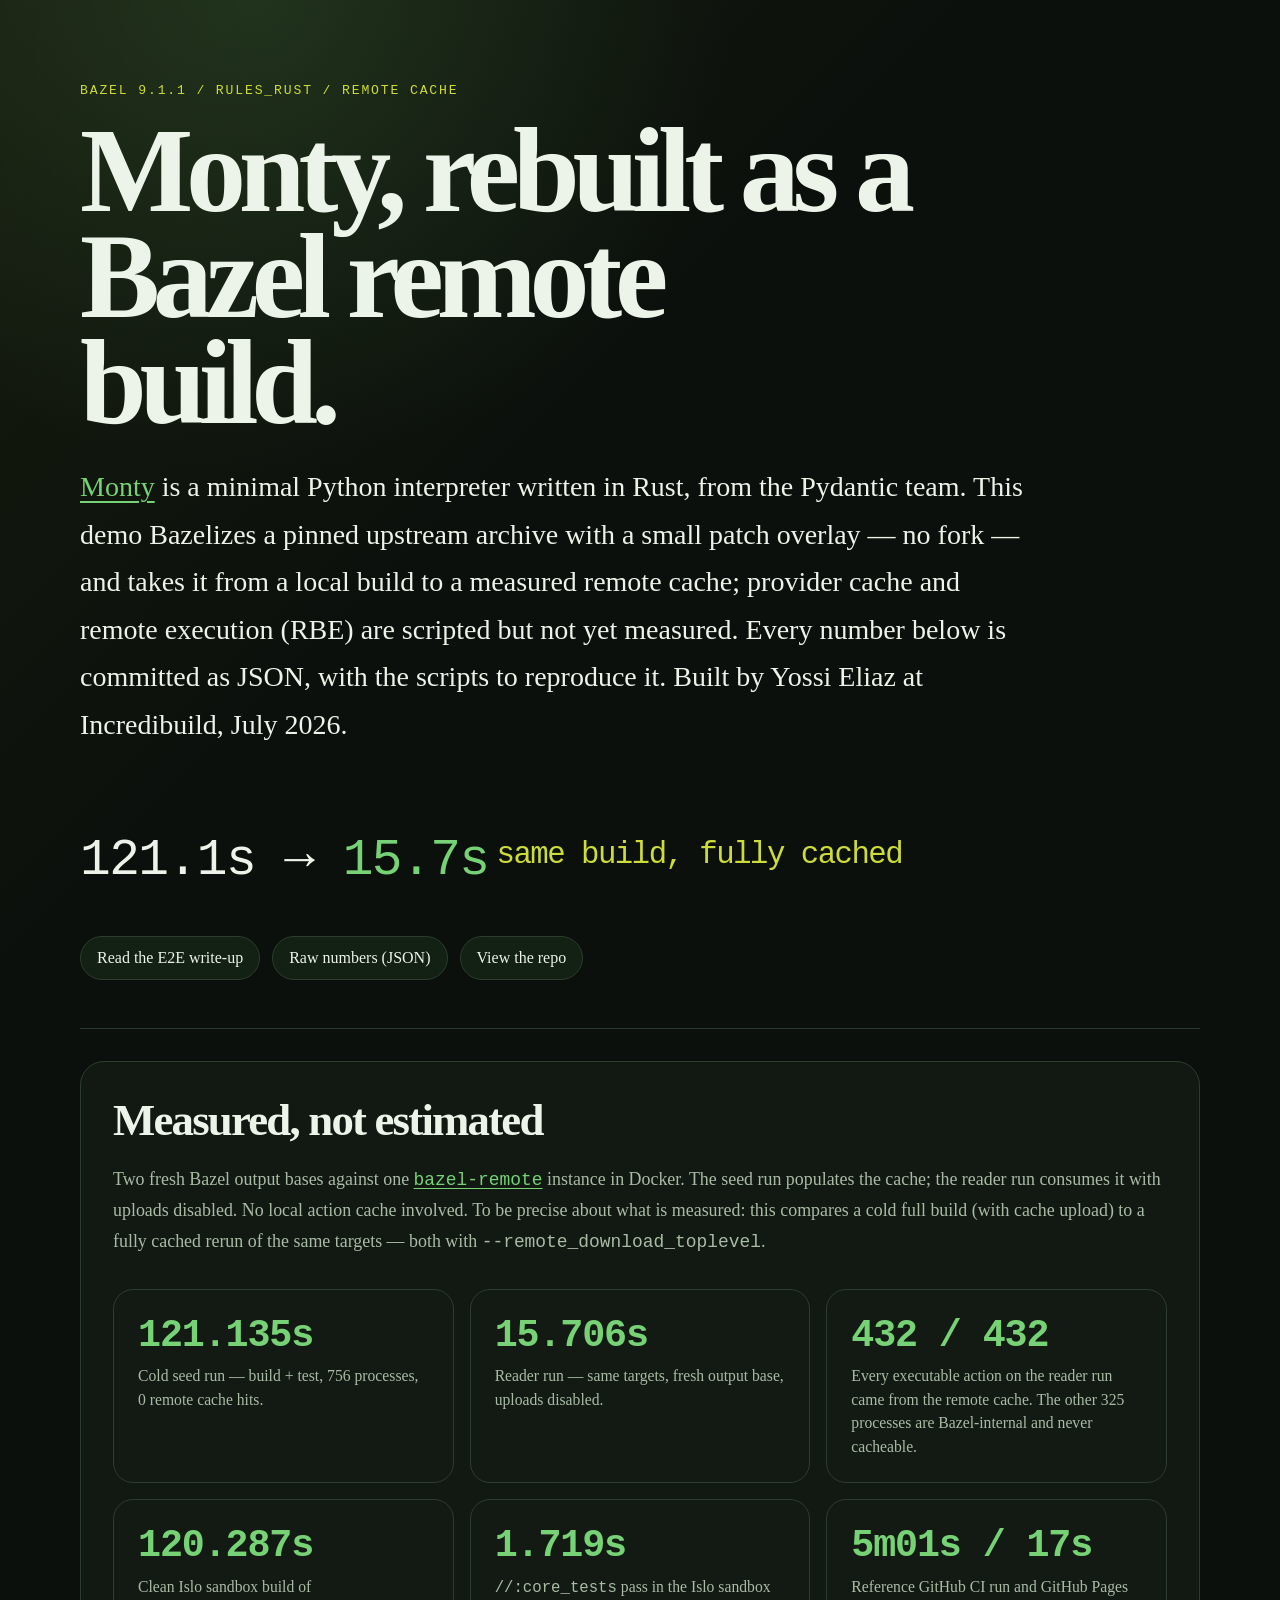
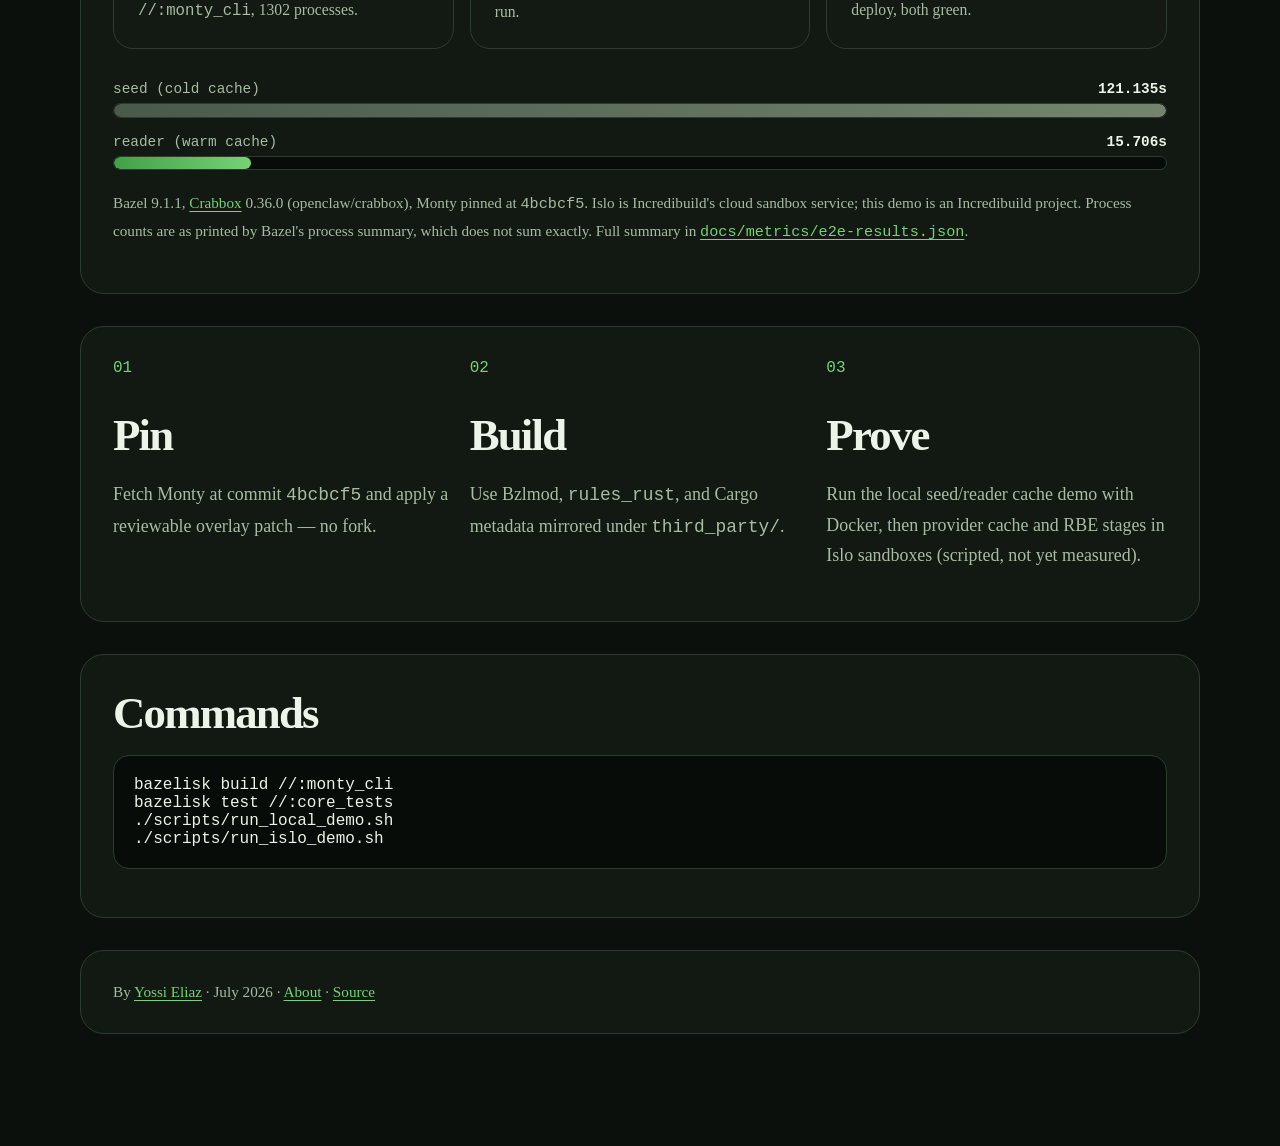
<file: docs/index.html>
<!DOCTYPE html>
<html lang="en">
  <head>
    <meta charset="utf-8">
    <meta name="viewport" content="width=device-width, initial-scale=1">
    <title>Bazel remote cache demo for pydantic/monty · Yossi Eliaz</title>
    <meta
      name="description"
      content="Demo: Bazel 9 builds a pinned pydantic/monty snapshot with no fork. Measured remote cache: 121.1s cold, 15.7s fully cached, 432/432 actions from cache."
    >
    <meta name="author" content="Yossi Eliaz">
    <link rel="canonical" href="https://zozo123.github.io/bazel-monty/">
    <link rel="icon" href="./favicon.svg" type="image/svg+xml">
    <meta property="og:type" content="website">
    <meta property="og:title" content="Monty, rebuilt as a Bazel remote build. No fork.">
    <meta property="og:description" content="121.1s cold build, 15.7s fully cached — all 432 executable actions served from the remote cache. Measured, committed as JSON, reproducible with Docker.">
    <meta property="og:url" content="https://zozo123.github.io/bazel-monty/">
    <meta property="og:image" content="https://zozo123.github.io/bazel-monty/og-image.png">
    <meta property="og:image:width" content="1200">
    <meta property="og:image:height" content="630">
    <meta property="og:image:alt" content="Monty, rebuilt as a Bazel remote build. No fork. 121.1s cold, 15.7s fully cached. Yossi Eliaz.">
    <meta name="twitter:card" content="summary_large_image">
    <link rel="stylesheet" href="./style.css">
    <script type="application/ld+json">
      {
        "@context": "https://schema.org",
        "@type": "SoftwareSourceCode",
        "name": "Bazel Monty demo",
        "description": "Demo: Bazel 9 builds a pinned pydantic/monty snapshot with no fork; measured remote cache 121.1s cold vs 15.7s fully cached.",
        "url": "https://zozo123.github.io/bazel-monty/",
        "codeRepository": "https://github.com/zozo123/bazel-monty",
        "isBasedOn": "https://github.com/pydantic/monty",
        "image": "https://zozo123.github.io/bazel-monty/og-image.png",
        "datePublished": "2026-07-08",
        "author": {
          "@id": "https://yossieliaz.netlify.app/#person",
          "@type": "Person",
          "name": "Yossi Eliaz",
          "url": "https://yossieliaz.netlify.app/",
          "sameAs": ["https://github.com/zozo123", "https://www.linkedin.com/in/yossi-eliaz/"]
        }
      }
    </script>
  </head>
  <body>
    <main class="shell">
      <section class="hero">
        <p class="kicker">Bazel 9.1.1 / rules_rust / Remote Cache</p>
        <h1>Monty, rebuilt as a Bazel remote build.</h1>
        <p class="lede">
          <a href="https://github.com/pydantic/monty">Monty</a> is a minimal
          Python interpreter written in Rust, from the Pydantic team. This demo
          Bazelizes a pinned upstream archive with a small patch overlay — no
          fork — and takes it from a local build to a measured remote cache;
          provider cache and remote execution (RBE) are scripted but not yet
          measured. Every number below is committed as JSON, with the scripts
          to reproduce it. Built by Yossi Eliaz at Incredibuild, July 2026.
        </p>
        <p class="headline-metric">
          121.1s → <span class="fast">15.7s</span><span class="factor">same build, fully cached</span>
        </p>
        <div class="actions">
          <a href="./blog/bazel-monty.html">Read the E2E write-up</a>
          <a href="./metrics/e2e-results.json">Raw numbers (JSON)</a>
          <a href="https://github.com/zozo123/bazel-monty">View the repo</a>
        </div>
      </section>

      <section class="panel">
        <h2>Measured, not estimated</h2>
        <p>
          Two fresh Bazel output bases against one
          <a href="https://github.com/buchgr/bazel-remote"><code>bazel-remote</code></a>
          instance in Docker. The seed run populates the cache; the reader run
          consumes it with uploads disabled. No local action cache involved.
          To be precise about what is measured: this compares a cold full build
          (with cache upload) to a fully cached rerun of the same targets —
          both with <code>--remote_download_toplevel</code>.
        </p>
        <div class="stats">
          <article class="stat">
            <b>121.135s</b>
            <span>Cold seed run — build + test, 756 processes, 0 remote cache hits.</span>
          </article>
          <article class="stat">
            <b>15.706s</b>
            <span>Reader run — same targets, fresh output base, uploads disabled.</span>
          </article>
          <article class="stat">
            <b>432 / 432</b>
            <span>Every executable action on the reader run came from the remote cache. The other 325 processes are Bazel-internal and never cacheable.</span>
          </article>
          <article class="stat">
            <b>120.287s</b>
            <span>Clean Islo sandbox build of <code>//:monty_cli</code>, 1302 processes.</span>
          </article>
          <article class="stat">
            <b>1.719s</b>
            <span><code>//:core_tests</code> pass in the Islo sandbox run.</span>
          </article>
          <article class="stat">
            <b>5m01s / 17s</b>
            <span>Reference GitHub CI run and GitHub Pages deploy, both green.</span>
          </article>
        </div>
        <div class="bars">
          <div class="bar-row">
            <div class="bar-label"><span>seed (cold cache)</span><b>121.135s</b></div>
            <div class="bar-track"><div class="bar-fill cold"></div></div>
          </div>
          <div class="bar-row">
            <div class="bar-label"><span>reader (warm cache)</span><b>15.706s</b></div>
            <div class="bar-track"><div class="bar-fill warm"></div></div>
          </div>
        </div>
        <p class="fineprint">
          Bazel 9.1.1, <a href="https://github.com/openclaw/crabbox">Crabbox</a>
          0.36.0 (openclaw/crabbox), Monty pinned at <code>4bcbcf5</code>.
          Islo is Incredibuild's cloud sandbox service; this demo is an
          Incredibuild project. Process counts are as printed by Bazel's
          process summary, which does not sum exactly. Full summary in
          <a href="./metrics/e2e-results.json"><code>docs/metrics/e2e-results.json</code></a>.
        </p>
      </section>

      <section class="panel grid">
        <article>
          <span class="number">01</span>
          <h2>Pin</h2>
          <p>Fetch Monty at commit <code>4bcbcf5</code> and apply a reviewable overlay patch — no fork.</p>
        </article>
        <article>
          <span class="number">02</span>
          <h2>Build</h2>
          <p>Use Bzlmod, <code>rules_rust</code>, and Cargo metadata mirrored under <code>third_party/</code>.</p>
        </article>
        <article>
          <span class="number">03</span>
          <h2>Prove</h2>
          <p>Run the local seed/reader cache demo with Docker, then provider cache and RBE stages in Islo sandboxes (scripted, not yet measured).</p>
        </article>
      </section>

      <section class="panel">
        <h2>Commands</h2>
        <pre><code>bazelisk build //:monty_cli
bazelisk test //:core_tests
./scripts/run_local_demo.sh
./scripts/run_islo_demo.sh</code></pre>
      </section>

      <footer class="panel fineprint">
        By <a href="https://zozo123.github.io/">Yossi Eliaz</a> ·
        <time datetime="2026-07-08">July 2026</time> ·
        <a href="https://yossieliaz.netlify.app/">About</a> ·
        <a href="https://github.com/zozo123/bazel-monty">Source</a>
      </footer>
    </main>
  </body>
</html>
</file>
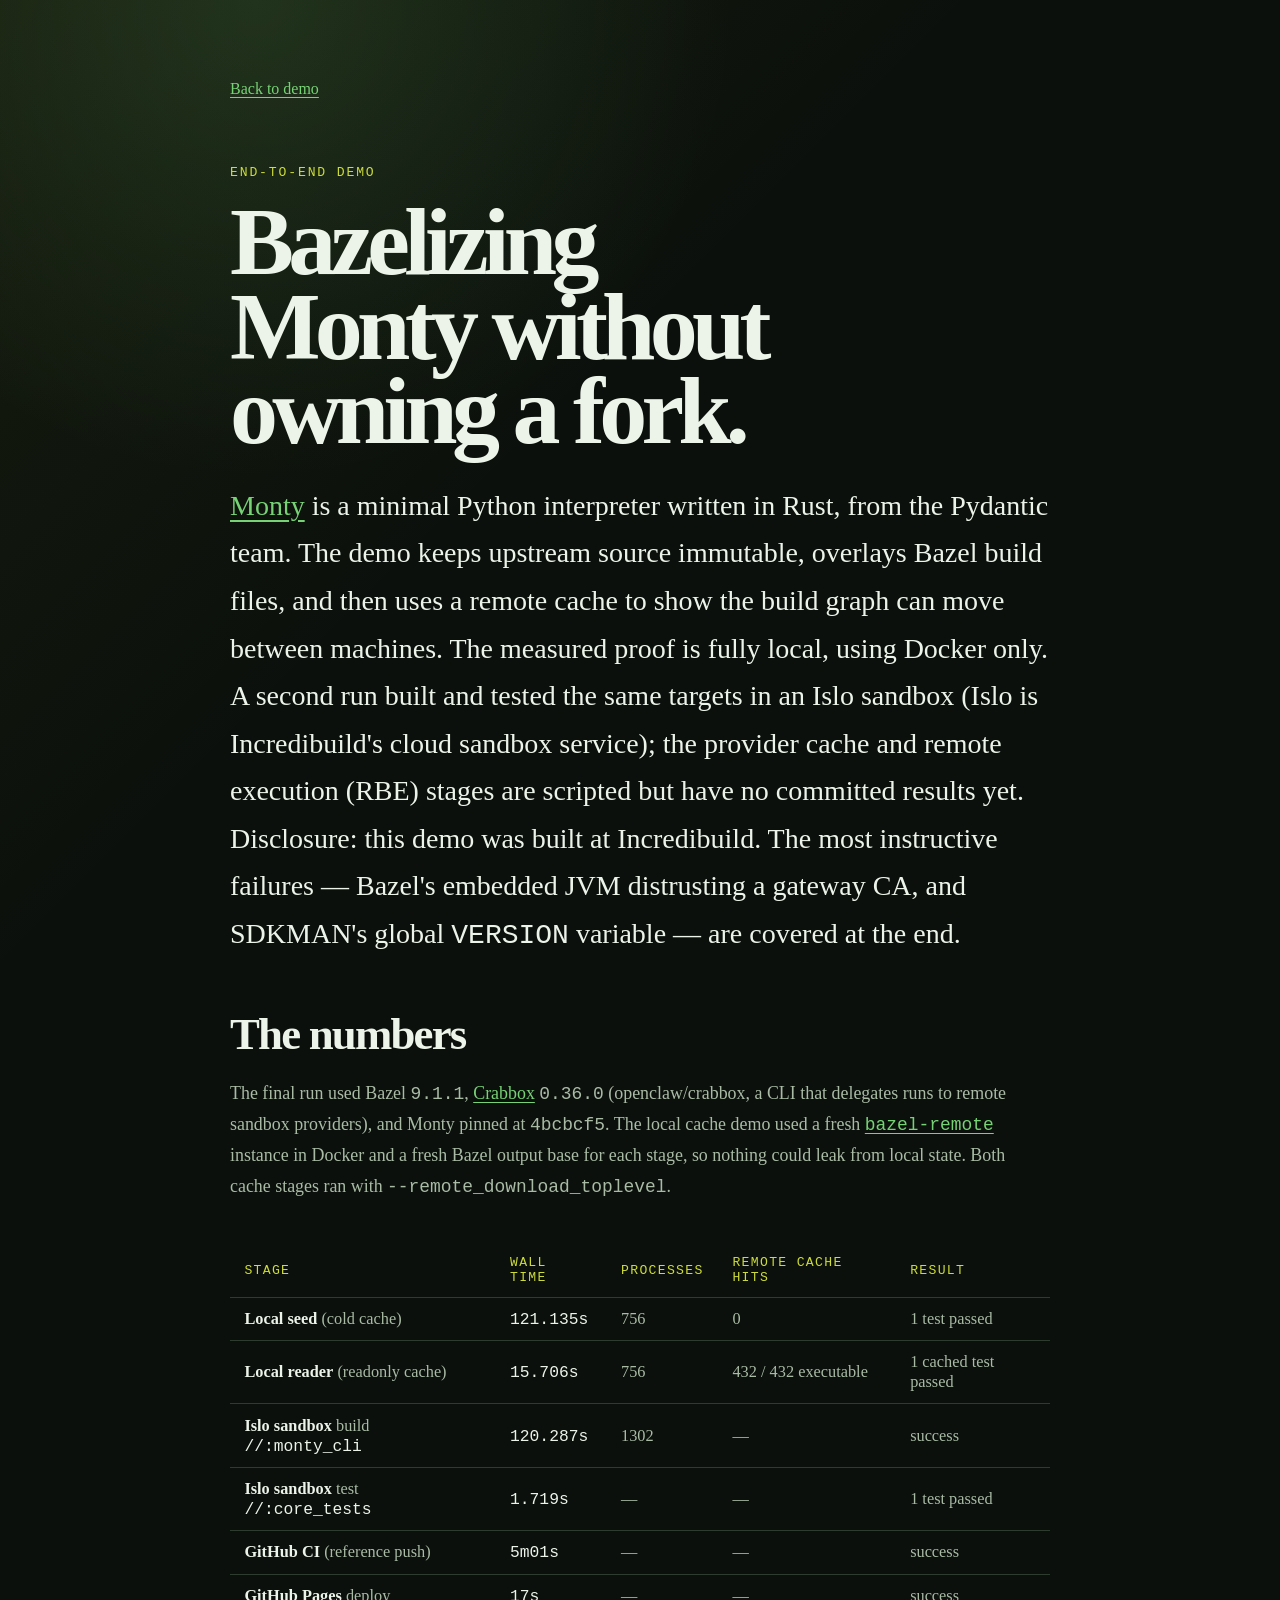
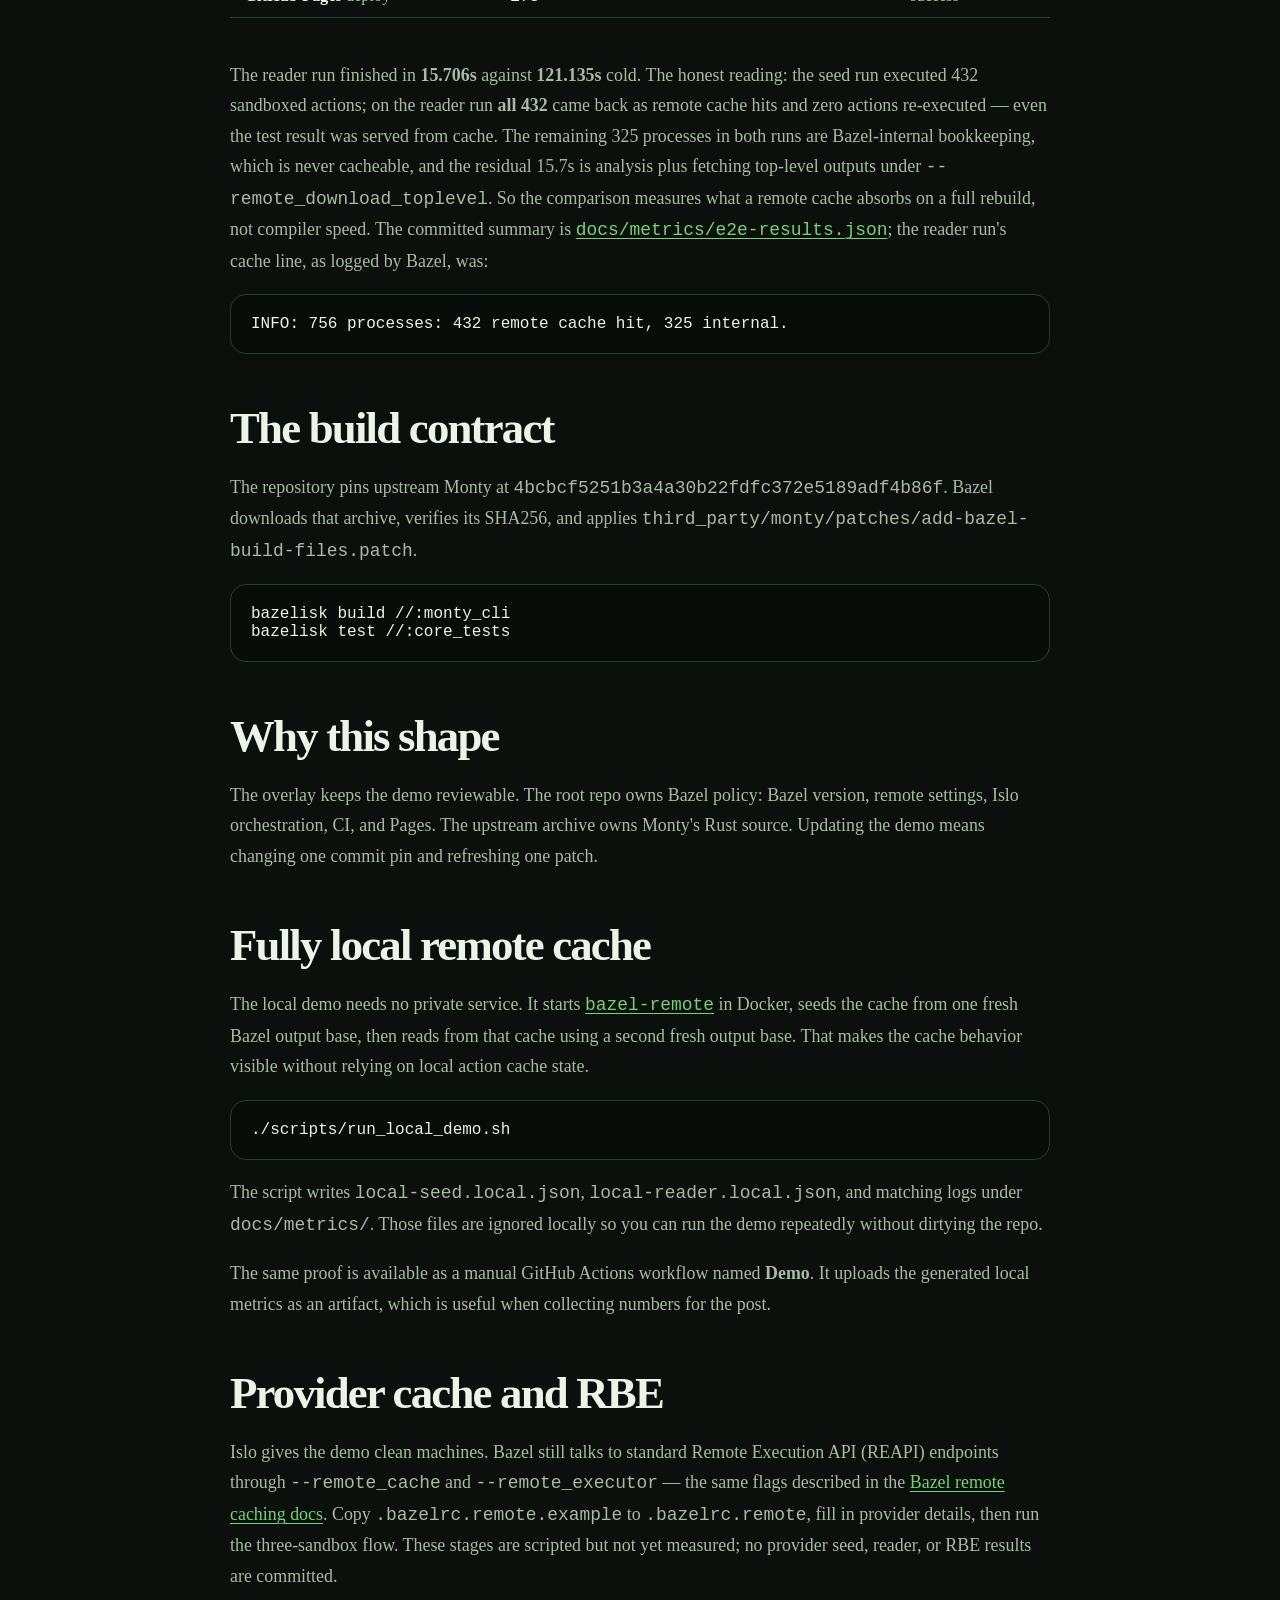
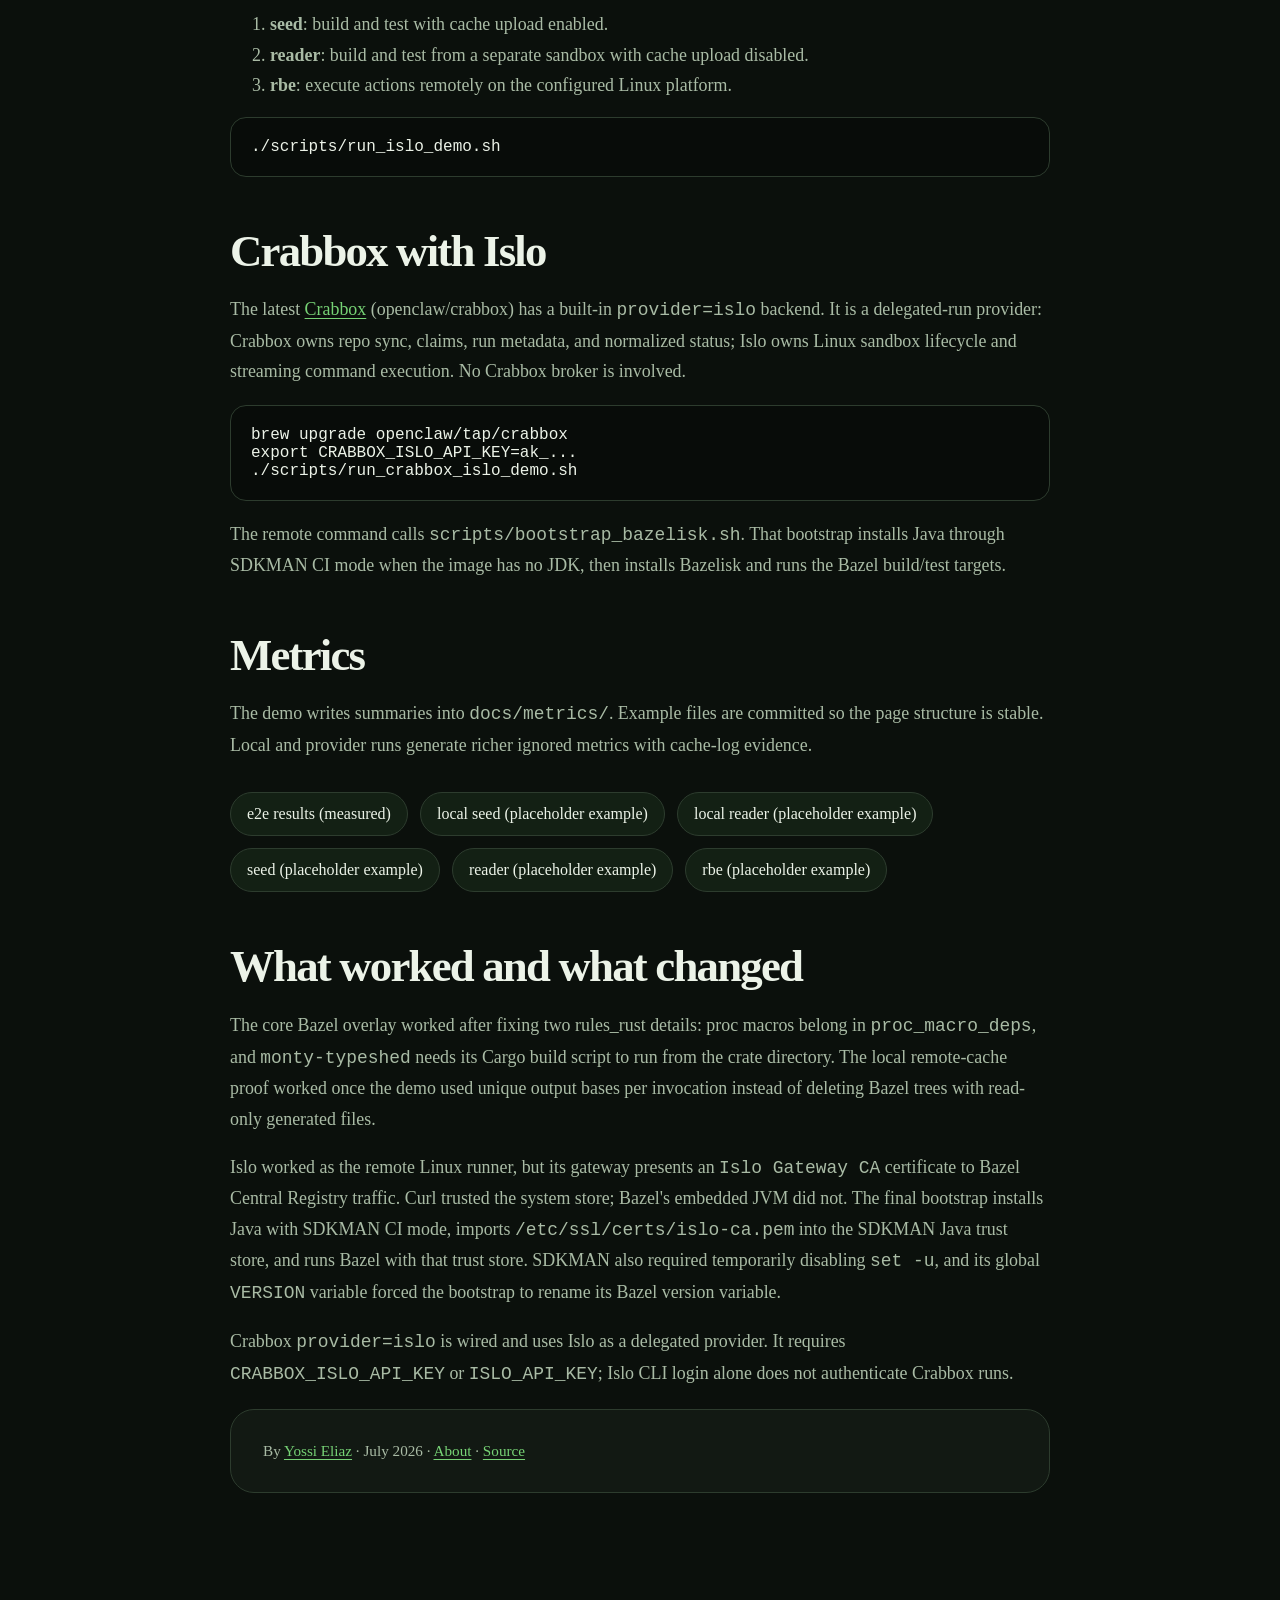
<file: docs/blog/bazel-monty.html>
<!DOCTYPE html>
<html lang="en">
  <head>
    <meta charset="utf-8">
    <meta name="viewport" content="width=device-width, initial-scale=1">
    <title>Bazelizing Monty without owning a fork · Yossi Eliaz</title>
    <meta
      name="description"
      content="Bazelizing pydantic/monty with no fork: a measured remote cache (121.1s cold, 15.7s fully cached, 432/432 actions from cache) plus an Islo sandbox build."
    >
    <meta name="author" content="Yossi Eliaz">
    <link rel="canonical" href="https://zozo123.github.io/bazel-monty/blog/bazel-monty.html">
    <link rel="icon" href="../favicon.svg" type="image/svg+xml">
    <meta property="og:type" content="article">
    <meta property="og:title" content="Bazelizing Monty without owning a fork">
    <meta property="og:description" content="121.1s cold build, 15.7s fully cached — all 432 executable actions served from the remote cache. Measured, committed as JSON, reproducible with Docker.">
    <meta property="og:url" content="https://zozo123.github.io/bazel-monty/blog/bazel-monty.html">
    <meta property="og:image" content="https://zozo123.github.io/bazel-monty/og-image.png">
    <meta property="og:image:width" content="1200">
    <meta property="og:image:height" content="630">
    <meta property="og:image:alt" content="Monty, rebuilt as a Bazel remote build. No fork. 121.1s cold, 15.7s fully cached. Yossi Eliaz.">
    <meta name="twitter:card" content="summary_large_image">
    <link rel="stylesheet" href="../style.css">
    <script type="application/ld+json">
      {
        "@context": "https://schema.org",
        "@type": "TechArticle",
        "headline": "Bazelizing Monty without owning a fork",
        "description": "Bazelizing pydantic/monty with no fork: a measured remote cache (121.1s cold, 15.7s fully cached, 432/432 actions from cache) plus an Islo sandbox build.",
        "url": "https://zozo123.github.io/bazel-monty/blog/bazel-monty.html",
        "mainEntityOfPage": "https://zozo123.github.io/bazel-monty/blog/bazel-monty.html",
        "image": "https://zozo123.github.io/bazel-monty/og-image.png",
        "datePublished": "2026-07-08",
        "about": "https://github.com/pydantic/monty",
        "author": {
          "@id": "https://yossieliaz.netlify.app/#person",
          "@type": "Person",
          "name": "Yossi Eliaz",
          "url": "https://yossieliaz.netlify.app/",
          "sameAs": ["https://github.com/zozo123", "https://www.linkedin.com/in/yossi-eliaz/"]
        }
      }
    </script>
  </head>
  <body>
    <main class="article">
      <nav><a href="../index.html">Back to demo</a></nav>
      <p class="kicker">End-to-end demo</p>
      <h1>Bazelizing Monty without owning a fork.</h1>
      <p class="lede">
        <a href="https://github.com/pydantic/monty">Monty</a> is a minimal
        Python interpreter written in Rust, from the Pydantic team. The demo keeps upstream source immutable, overlays Bazel
        build files, and then uses a remote cache to show the build graph can
        move between machines. The measured proof is fully local, using Docker
        only. A second run built and tested the same targets in an Islo
        sandbox (Islo is Incredibuild's cloud sandbox service); the provider
        cache and remote execution (RBE) stages are scripted but have no
        committed results yet. Disclosure: this demo was built at Incredibuild.
        The most instructive failures — Bazel's embedded JVM distrusting a gateway CA,
        and SDKMAN's global <code>VERSION</code> variable — are covered at the
        end.
      </p>

      <h2>The numbers</h2>
      <p>
        The final run used Bazel <code>9.1.1</code>,
        <a href="https://github.com/openclaw/crabbox">Crabbox</a>
        <code>0.36.0</code> (openclaw/crabbox, a CLI that delegates runs to
        remote sandbox providers), and Monty pinned at <code>4bcbcf5</code>.
        The local cache demo used a fresh
        <a href="https://github.com/buchgr/bazel-remote"><code>bazel-remote</code></a>
        instance in Docker and a fresh Bazel output
        base for each stage, so nothing could leak from local state. Both cache
        stages ran with <code>--remote_download_toplevel</code>.
      </p>
      <div class="table-scroll">
        <table class="results-table">
          <thead>
            <tr>
              <th>Stage</th>
              <th>Wall time</th>
              <th>Processes</th>
              <th>Remote cache hits</th>
              <th>Result</th>
            </tr>
          </thead>
          <tbody>
            <tr>
              <td><b>Local seed</b> (cold cache)</td>
              <td><code>121.135s</code></td>
              <td>756</td>
              <td>0</td>
              <td>1 test passed</td>
            </tr>
            <tr>
              <td><b>Local reader</b> (readonly cache)</td>
              <td><code>15.706s</code></td>
              <td>756</td>
              <td>432 / 432 executable</td>
              <td>1 cached test passed</td>
            </tr>
            <tr>
              <td><b>Islo sandbox</b> build <code>//:monty_cli</code></td>
              <td><code>120.287s</code></td>
              <td>1302</td>
              <td>—</td>
              <td>success</td>
            </tr>
            <tr>
              <td><b>Islo sandbox</b> test <code>//:core_tests</code></td>
              <td><code>1.719s</code></td>
              <td>—</td>
              <td>—</td>
              <td>1 test passed</td>
            </tr>
            <tr>
              <td><b>GitHub CI</b> (reference push)</td>
              <td><code>5m01s</code></td>
              <td>—</td>
              <td>—</td>
              <td>success</td>
            </tr>
            <tr>
              <td><b>GitHub Pages</b> deploy</td>
              <td><code>17s</code></td>
              <td>—</td>
              <td>—</td>
              <td>success</td>
            </tr>
          </tbody>
        </table>
      </div>
      <p>
        The reader run finished in <strong>15.706s</strong> against
        <strong>121.135s</strong> cold. The honest reading: the seed run
        executed 432 sandboxed actions; on the reader run <strong>all 432</strong>
        came back as remote cache hits and zero actions re-executed — even the
        test result was served from cache. The remaining 325 processes in both
        runs are Bazel-internal bookkeeping, which is never cacheable, and the
        residual 15.7s is analysis plus fetching top-level outputs under
        <code>--remote_download_toplevel</code>. So the comparison measures
        what a remote cache absorbs on a full rebuild, not compiler speed. The
        committed summary is
        <a href="../metrics/e2e-results.json"><code>docs/metrics/e2e-results.json</code></a>;
        the reader run's cache line, as logged by Bazel, was:
      </p>
      <pre><code>INFO: 756 processes: 432 remote cache hit, 325 internal.</code></pre>

      <h2>The build contract</h2>
      <p>
        The repository pins upstream Monty at
        <code>4bcbcf5251b3a4a30b22fdfc372e5189adf4b86f</code>. Bazel downloads
        that archive, verifies its SHA256, and applies
        <code>third_party/monty/patches/add-bazel-build-files.patch</code>.
      </p>
      <pre><code>bazelisk build //:monty_cli
bazelisk test //:core_tests</code></pre>

      <h2>Why this shape</h2>
      <p>
        The overlay keeps the demo reviewable. The root repo owns Bazel policy:
        Bazel version, remote settings, Islo orchestration, CI, and Pages. The
        upstream archive owns Monty's Rust source. Updating the demo means
        changing one commit pin and refreshing one patch.
      </p>

      <h2>Fully local remote cache</h2>
      <p>
        The local demo needs no private service. It starts
        <a href="https://github.com/buchgr/bazel-remote"><code>bazel-remote</code></a>
        in Docker, seeds the cache from one fresh Bazel
        output base, then reads from that cache using a second fresh output base.
        That makes the cache behavior visible without relying on local action
        cache state.
      </p>
      <pre><code>./scripts/run_local_demo.sh</code></pre>
      <p>
        The script writes <code>local-seed.local.json</code>,
        <code>local-reader.local.json</code>, and matching logs under
        <code>docs/metrics/</code>. Those files are ignored locally so you can
        run the demo repeatedly without dirtying the repo.
      </p>
      <p>
        The same proof is available as a manual GitHub Actions workflow named
        <strong>Demo</strong>. It uploads the generated local metrics as an
        artifact, which is useful when collecting numbers for the post.
      </p>

      <h2>Provider cache and RBE</h2>
      <p>
        Islo gives the demo clean machines. Bazel still talks to standard
        Remote Execution API (REAPI) endpoints through
        <code>--remote_cache</code> and <code>--remote_executor</code> — the
        same flags described in the
        <a href="https://bazel.build/remote/caching">Bazel remote caching docs</a>.
        Copy
        <code>.bazelrc.remote.example</code> to <code>.bazelrc.remote</code>,
        fill in provider details, then run the three-sandbox flow. These
        stages are scripted but not yet measured; no provider seed, reader, or
        RBE results are committed.
      </p>
      <ol>
        <li><strong>seed</strong>: build and test with cache upload enabled.</li>
        <li><strong>reader</strong>: build and test from a separate sandbox with cache upload disabled.</li>
        <li><strong>rbe</strong>: execute actions remotely on the configured Linux platform.</li>
      </ol>
      <pre><code>./scripts/run_islo_demo.sh</code></pre>

      <h2>Crabbox with Islo</h2>
      <p>
        The latest <a href="https://github.com/openclaw/crabbox">Crabbox</a>
        (openclaw/crabbox) has a built-in <code>provider=islo</code> backend.
        It is a delegated-run provider: Crabbox owns repo sync, claims, run
        metadata, and normalized status; Islo owns Linux sandbox lifecycle and
        streaming command execution. No Crabbox broker is involved.
      </p>
      <pre><code>brew upgrade openclaw/tap/crabbox
export CRABBOX_ISLO_API_KEY=ak_...
./scripts/run_crabbox_islo_demo.sh</code></pre>
      <p>
        The remote command calls <code>scripts/bootstrap_bazelisk.sh</code>.
        That bootstrap installs Java through SDKMAN CI mode when the image has
        no JDK, then installs Bazelisk and runs the Bazel build/test targets.
      </p>

      <h2>Metrics</h2>
      <p>
        The demo writes summaries into <code>docs/metrics/</code>. Example files
        are committed so the page structure is stable. Local and provider runs
        generate richer ignored metrics with cache-log evidence.
      </p>
      <div class="metric-links">
        <a href="../metrics/e2e-results.json">e2e results (measured)</a>
        <a href="../metrics/local-seed.example.json">local seed (placeholder example)</a>
        <a href="../metrics/local-reader.example.json">local reader (placeholder example)</a>
        <a href="../metrics/seed.example.json">seed (placeholder example)</a>
        <a href="../metrics/reader.example.json">reader (placeholder example)</a>
        <a href="../metrics/rbe.example.json">rbe (placeholder example)</a>
      </div>

      <h2>What worked and what changed</h2>
      <p>
        The core Bazel overlay worked after fixing two rules_rust details:
        proc macros belong in <code>proc_macro_deps</code>, and
        <code>monty-typeshed</code> needs its Cargo build script to run from the
        crate directory. The local remote-cache proof worked once the demo used
        unique output bases per invocation instead of deleting Bazel trees with
        read-only generated files.
      </p>
      <p>
        Islo worked as the remote Linux runner, but its gateway presents an
        <code>Islo Gateway CA</code> certificate to Bazel Central Registry
        traffic. Curl trusted the system store; Bazel's embedded JVM did not.
        The final bootstrap installs Java with SDKMAN CI mode, imports
        <code>/etc/ssl/certs/islo-ca.pem</code> into the SDKMAN Java trust store,
        and runs Bazel with that trust store. SDKMAN also required temporarily
        disabling <code>set -u</code>, and its global <code>VERSION</code>
        variable forced the bootstrap to rename its Bazel version variable.
      </p>
      <p>
        Crabbox <code>provider=islo</code> is wired and uses Islo as a delegated
        provider. It requires <code>CRABBOX_ISLO_API_KEY</code> or
        <code>ISLO_API_KEY</code>; Islo CLI login alone does not authenticate
        Crabbox runs.
      </p>

      <footer class="panel fineprint">
        By <a href="https://zozo123.github.io/">Yossi Eliaz</a> ·
        <time datetime="2026-07-08">July 2026</time> ·
        <a href="https://yossieliaz.netlify.app/">About</a> ·
        <a href="https://github.com/zozo123/bazel-monty">Source</a>
      </footer>
    </main>
  </body>
</html>
</file>
<file: docs/style.css>
:root {
  color-scheme: dark;
  --bg: #0b100c;
  --panel: #141b15;
  --ink: #ecf3e8;
  --muted: #a9bba5;
  --line: #2d3c2e;
  --accent: #76d275;
  --accent-deep: #43a047;
  --accent-2: #cddc39;
  --code-bg: #080c09;
}

* {
  box-sizing: border-box;
}

body {
  margin: 0;
  min-height: 100vh;
  background:
    radial-gradient(circle at 20% 0%, rgba(118, 210, 117, 0.14), transparent 30rem),
    linear-gradient(135deg, rgba(205, 220, 57, 0.06), transparent 44rem),
    var(--bg);
  color: var(--ink);
  font-family: ui-serif, Georgia, Cambria, "Times New Roman", serif;
}

a {
  color: var(--accent);
  text-decoration-thickness: 0.08em;
  text-underline-offset: 0.18em;
}

code,
pre {
  font-family: "SFMono-Regular", Consolas, "Liberation Mono", monospace;
}

p code,
li code,
.stat code {
  overflow-wrap: anywhere;
}

pre {
  overflow-x: auto;
  padding: 1.25rem;
  border: 1px solid var(--line);
  border-radius: 1rem;
  background: var(--code-bg);
}

.shell,
.article {
  width: min(1120px, calc(100% - 2rem));
  margin: 0 auto;
  padding: 5rem 0;
}

.article {
  width: min(820px, calc(100% - 2rem));
}

.hero {
  min-height: 58vh;
  display: grid;
  align-content: center;
  border-bottom: 1px solid var(--line);
  padding-bottom: 3rem;
}

.kicker {
  margin: 0 0 1rem;
  color: var(--accent-2);
  font-family: "SFMono-Regular", Consolas, "Liberation Mono", monospace;
  font-size: 0.82rem;
  letter-spacing: 0.14em;
  text-transform: uppercase;
}

h1 {
  max-width: 14ch;
  margin: 0;
  font-size: clamp(3.2rem, 10vw, 7.5rem);
  line-height: 0.88;
  letter-spacing: -0.06em;
}

.article h1 {
  max-width: 12ch;
  font-size: clamp(3rem, 9vw, 6rem);
}

h2 {
  margin: 0 0 0.75rem;
  font-size: clamp(1.7rem, 4vw, 2.8rem);
  letter-spacing: -0.04em;
}

p,
li {
  color: var(--muted);
  font-size: 1.12rem;
  line-height: 1.7;
}

.lede {
  max-width: 68ch;
  color: var(--ink);
  font-size: clamp(1.25rem, 2.5vw, 1.75rem);
}

.actions,
.metric-links {
  display: flex;
  flex-wrap: wrap;
  gap: 0.75rem;
  margin-top: 2rem;
}

.actions a,
.metric-links a {
  padding: 0.75rem 1rem;
  border: 1px solid var(--line);
  border-radius: 999px;
  background: rgba(118, 210, 117, 0.08);
  color: var(--ink);
  text-decoration: none;
}

.actions a:hover,
.metric-links a:hover {
  border-color: var(--accent-deep);
}

.panel {
  margin: 2rem 0;
  padding: 2rem;
  border: 1px solid var(--line);
  border-radius: 1.5rem;
  background: color-mix(in srgb, var(--panel) 82%, transparent);
}

.grid {
  display: grid;
  grid-template-columns: repeat(3, minmax(0, 1fr));
  gap: 1rem;
}

.number {
  display: block;
  margin-bottom: 2rem;
  color: var(--accent);
  font-family: "SFMono-Regular", Consolas, "Liberation Mono", monospace;
}

nav {
  margin-bottom: 4rem;
}

.article h2 {
  margin-top: 3rem;
}

/* Numbers-first additions */

.headline-metric {
  margin: 2.5rem 0 0;
  font-family: "SFMono-Regular", Consolas, "Liberation Mono", monospace;
  font-size: clamp(1.6rem, 5vw, 3.2rem);
  letter-spacing: -0.03em;
  color: var(--ink);
}

.headline-metric .fast {
  color: var(--accent);
}

.headline-metric .factor {
  color: var(--accent-2);
  font-size: 0.6em;
  vertical-align: 0.35em;
  margin-left: 0.5rem;
}

.stats {
  display: grid;
  grid-template-columns: repeat(3, minmax(0, 1fr));
  gap: 1rem;
  margin: 2rem 0;
}

.stat {
  padding: 1.5rem;
  border: 1px solid var(--line);
  border-radius: 1.25rem;
  background: color-mix(in srgb, var(--panel) 82%, transparent);
}

.stat b {
  display: block;
  font-family: "SFMono-Regular", Consolas, "Liberation Mono", monospace;
  font-size: clamp(1.6rem, 3.5vw, 2.4rem);
  font-weight: 600;
  letter-spacing: -0.03em;
  color: var(--accent);
}

.stat span {
  display: block;
  margin-top: 0.4rem;
  color: var(--muted);
  font-size: 0.98rem;
  line-height: 1.5;
}

.bars {
  display: grid;
  gap: 1rem;
  margin-top: 1.5rem;
}

.bar-row {
  display: grid;
  gap: 0.4rem;
}

.bar-label {
  display: flex;
  justify-content: space-between;
  gap: 1rem;
  font-family: "SFMono-Regular", Consolas, "Liberation Mono", monospace;
  font-size: 0.9rem;
  color: var(--muted);
}

.bar-label b {
  color: var(--ink);
  font-weight: 600;
}

.bar-track {
  height: 0.9rem;
  border: 1px solid var(--line);
  border-radius: 999px;
  background: var(--code-bg);
  overflow: hidden;
}

.bar-fill {
  height: 100%;
  border-radius: 999px;
  background: linear-gradient(90deg, var(--accent-deep), var(--accent));
}

.bar-fill.cold {
  width: 100%;
  background: linear-gradient(90deg, #4a5a4a, #74856f);
}

/* reader / seed wall time: 15.706s / 121.135s */
.bar-fill.warm {
  width: 13%;
}

.fineprint {
  margin-top: 1.25rem;
  font-size: 0.95rem;
  color: var(--muted);
}

.results-table {
  width: 100%;
  border-collapse: collapse;
  margin: 1.5rem 0;
  font-size: 1.02rem;
}

.results-table th,
.results-table td {
  padding: 0.7rem 0.9rem;
  border-bottom: 1px solid var(--line);
  text-align: left;
  color: var(--muted);
}

.results-table th {
  color: var(--accent-2);
  font-family: "SFMono-Regular", Consolas, "Liberation Mono", monospace;
  font-size: 0.82rem;
  letter-spacing: 0.1em;
  text-transform: uppercase;
  font-weight: 500;
}

.results-table td b,
.results-table td code {
  color: var(--ink);
}

.table-scroll {
  overflow-x: auto;
}

@media (max-width: 760px) {
  .grid,
  .stats {
    grid-template-columns: 1fr;
  }
}
</file>
